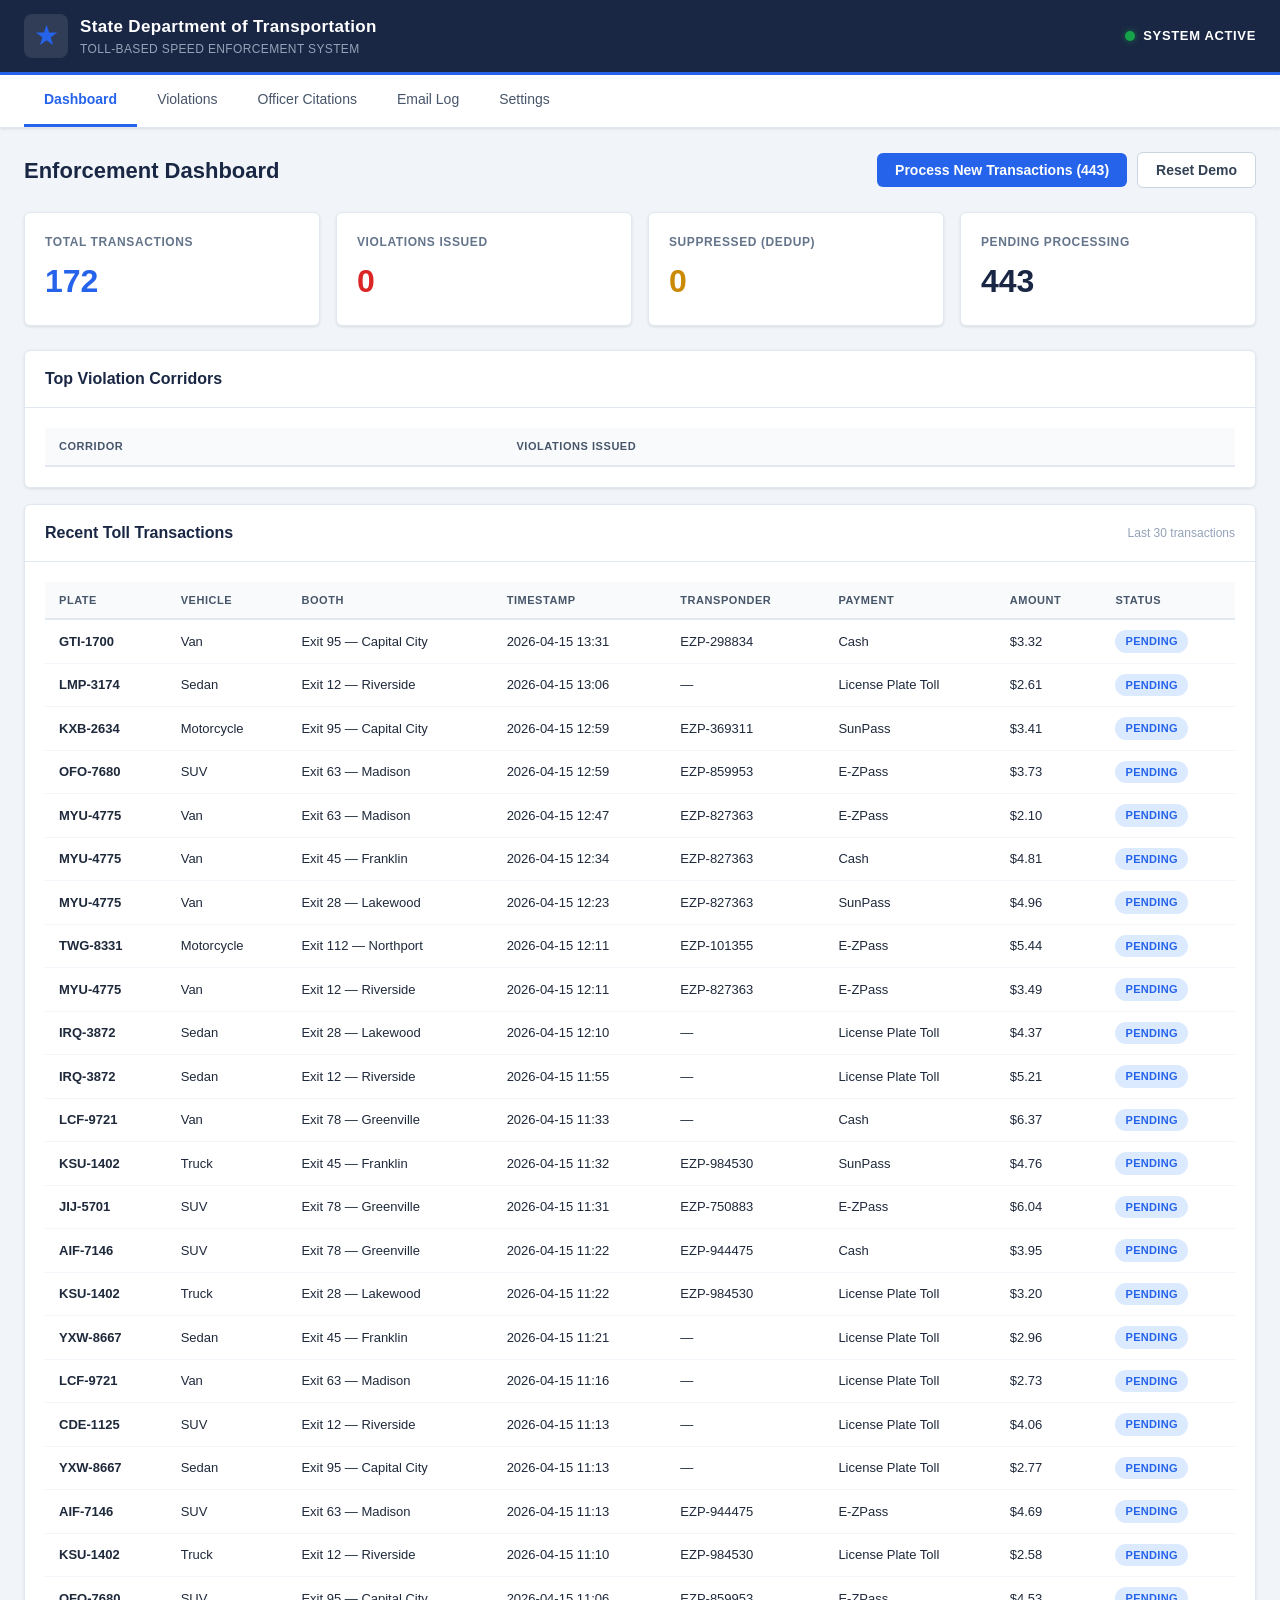
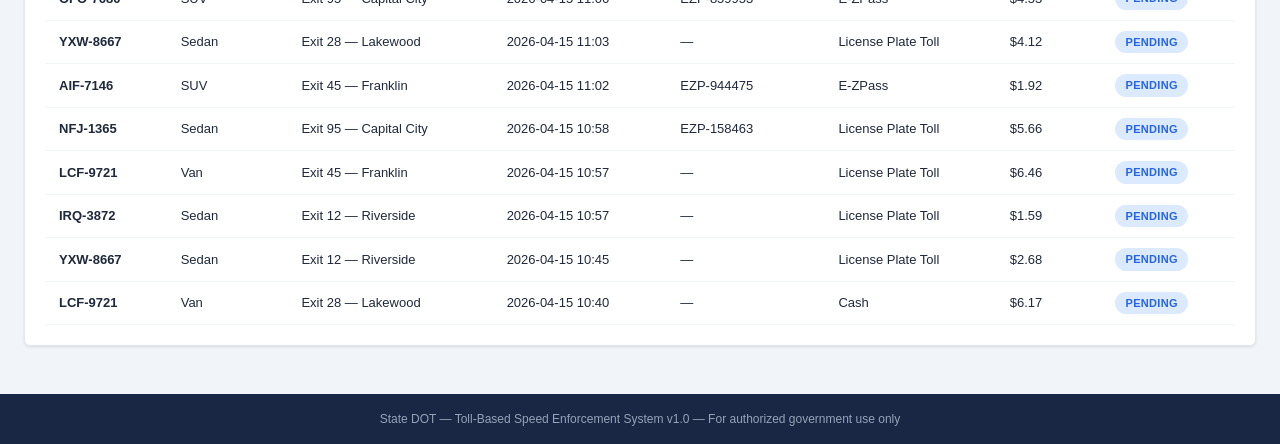
<file: docs/index.html>
<!DOCTYPE html>
<html lang="en">
<head>
    <meta charset="UTF-8">
    <meta name="viewport" content="width=device-width, initial-scale=1.0">
    <title>Dashboard — State DOT Speed Enforcement</title>
    <link rel="stylesheet" href="style.css?v=20260415">
</head>
<body>
    <header class="top-bar">
        <div class="top-bar-inner">
            <div class="logo">
                <div class="logo-shield">&#9733;</div>
                <div>
                    <div class="logo-title">State Department of Transportation</div>
                    <div class="logo-subtitle">Toll-Based Speed Enforcement System</div>
                </div>
            </div>
            <div class="system-status">
                <span class="status-dot active"></span>
                <span>System Active</span>
            </div>
        </div>
    </header>

    <nav class="main-nav">
        <div class="nav-inner">
            <a href="index.html" class="nav-link active">Dashboard</a>
            <a href="violations.html" class="nav-link">Violations</a>
            <a href="officer-citations.html" class="nav-link">Officer Citations</a>
            <a href="emails.html" class="nav-link">Email Log</a>
            <a href="settings.html" class="nav-link">Settings</a>
        </div>
    </nav>

    <main class="content">
        <div class="page-header">
            <h1 class="page-title">Enforcement Dashboard</h1>
            <div style="display:flex; gap:10px; align-items:center;">
                <button class="btn btn-primary" id="process-btn" onclick="simulateProcess()">
                    Process New Transactions (0)
                </button>
                <button class="btn btn-secondary" onclick="resetDemo()" title="Generate fresh random transactions for demo">
                    Reset Demo
                </button>
            </div>
        </div>

        <div class="card-grid">
            <div class="card">
                <div class="card-label">Total Transactions</div>
                <div class="card-value blue" id="stat-transactions">—</div>
            </div>
            <div class="card">
                <div class="card-label">Violations Issued</div>
                <div class="card-value red" id="stat-violations">—</div>
            </div>
            <div class="card">
                <div class="card-label">Suppressed (Dedup)</div>
                <div class="card-value yellow" id="stat-suppressed">—</div>
            </div>
            <div class="card">
                <div class="card-label">Pending Processing</div>
                <div class="card-value" id="stat-unprocessed">—</div>
            </div>
        </div>

        <div class="panel mb-4">
            <div class="panel-header">
                <span class="panel-title">Top Violation Corridors</span>
            </div>
            <div class="panel-body">
                <div class="table-wrap">
                    <table>
                        <thead>
                            <tr><th>Corridor</th><th>Violations Issued</th></tr>
                        </thead>
                        <tbody id="corridor-body"></tbody>
                    </table>
                </div>
            </div>
        </div>

        <div class="panel">
            <div class="panel-header">
                <span class="panel-title">Recent Toll Transactions</span>
                <span class="text-muted text-sm">Last 30 transactions</span>
            </div>
            <div class="panel-body">
                <div class="table-wrap">
                    <table>
                        <thead>
                            <tr>
                                <th>Plate</th><th>Vehicle</th><th>Booth</th><th>Timestamp</th>
                                <th>Transponder</th><th>Payment</th><th>Amount</th><th>Status</th>
                            </tr>
                        </thead>
                        <tbody id="txn-body"></tbody>
                    </table>
                </div>
            </div>
        </div>
    </main>

    <footer class="footer">
        <div class="footer-inner">
            State DOT — Toll-Based Speed Enforcement System v1.0 &mdash; For authorized government use only
        </div>
    </footer>

    <div id="modal-overlay" class="modal-overlay hidden">
        <div class="modal" id="modal">
            <div class="modal-header">
                <h3 id="modal-title"></h3>
                <button class="modal-close" onclick="closeModal()">&times;</button>
            </div>
            <div class="modal-body" id="modal-body"></div>
        </div>
    </div>
    <div id="toast" class="toast hidden"></div>

    <script src="app.js?v=20260415"></script>
    <script>loadData().then(renderDashboard);</script>
</body>
</html>
</file>
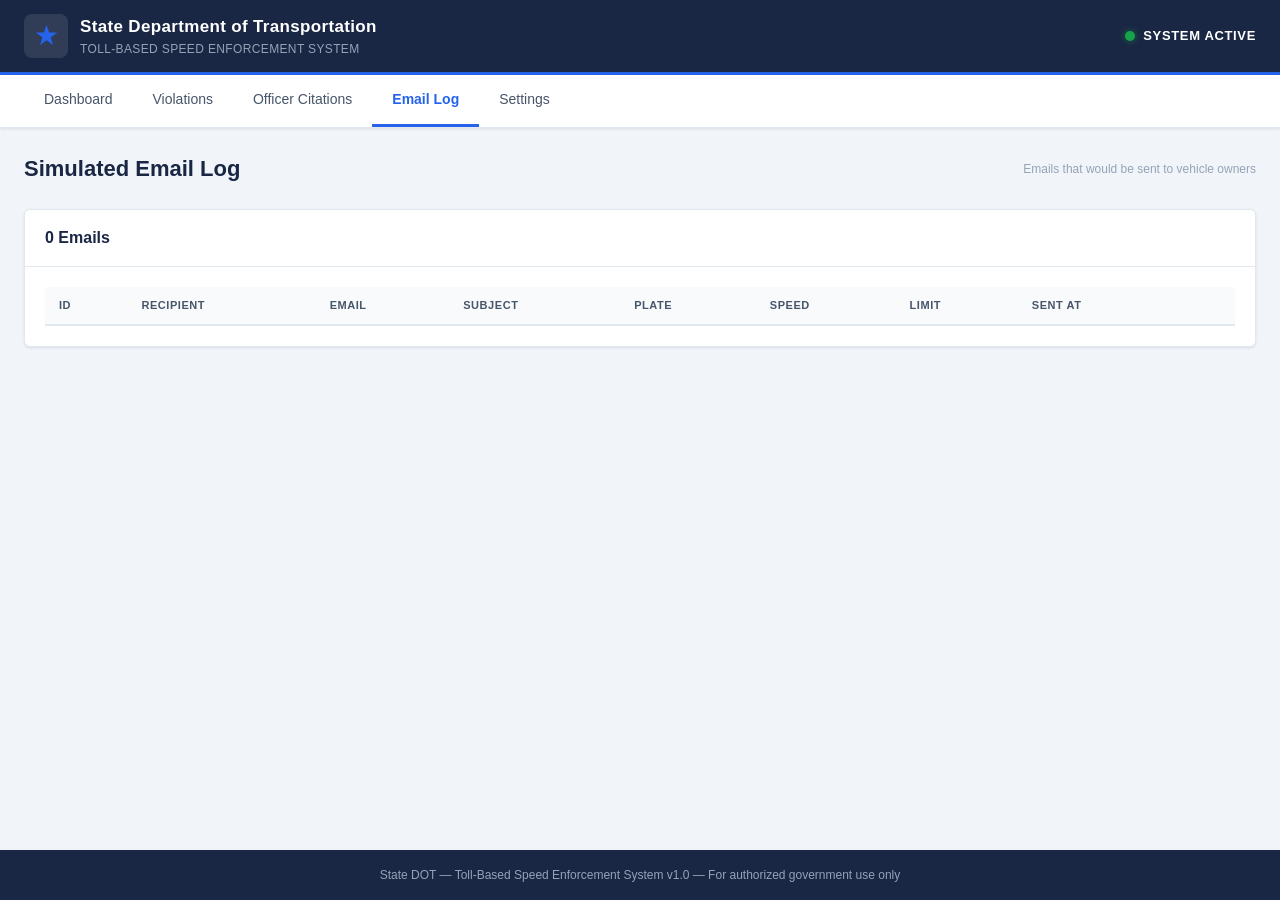
<file: docs/emails.html>
<!DOCTYPE html>
<html lang="en">
<head>
    <meta charset="UTF-8">
    <meta name="viewport" content="width=device-width, initial-scale=1.0">
    <title>Email Log — State DOT Speed Enforcement</title>
    <link rel="stylesheet" href="style.css?v=20260415">
</head>
<body>
    <header class="top-bar">
        <div class="top-bar-inner">
            <div class="logo">
                <div class="logo-shield">&#9733;</div>
                <div>
                    <div class="logo-title">State Department of Transportation</div>
                    <div class="logo-subtitle">Toll-Based Speed Enforcement System</div>
                </div>
            </div>
            <div class="system-status">
                <span class="status-dot active"></span>
                <span>System Active</span>
            </div>
        </div>
    </header>

    <nav class="main-nav">
        <div class="nav-inner">
            <a href="index.html" class="nav-link">Dashboard</a>
            <a href="violations.html" class="nav-link">Violations</a>
            <a href="officer-citations.html" class="nav-link">Officer Citations</a>
            <a href="emails.html" class="nav-link active">Email Log</a>
            <a href="settings.html" class="nav-link">Settings</a>
        </div>
    </nav>

    <main class="content">
        <div class="page-header">
            <h1 class="page-title">Simulated Email Log</h1>
            <span class="text-muted text-sm">Emails that would be sent to vehicle owners</span>
        </div>

        <div class="panel">
            <div class="panel-header">
                <span class="panel-title" id="email-count">— Emails</span>
            </div>
            <div class="panel-body">
                <div class="table-wrap">
                    <table>
                        <thead>
                            <tr>
                                <th>ID</th><th>Recipient</th><th>Email</th><th>Subject</th>
                                <th>Plate</th><th>Speed</th><th>Limit</th><th>Sent At</th><th></th>
                            </tr>
                        </thead>
                        <tbody id="email-body"></tbody>
                    </table>
                </div>
            </div>
        </div>
    </main>

    <footer class="footer">
        <div class="footer-inner">
            State DOT — Toll-Based Speed Enforcement System v1.0 &mdash; For authorized government use only
        </div>
    </footer>

    <div id="modal-overlay" class="modal-overlay hidden">
        <div class="modal" id="modal">
            <div class="modal-header">
                <h3 id="modal-title"></h3>
                <button class="modal-close" onclick="closeModal()">&times;</button>
            </div>
            <div class="modal-body" id="modal-body"></div>
        </div>
    </div>
    <div id="toast" class="toast hidden"></div>

    <script src="app.js?v=20260415"></script>
    <script>loadData().then(renderEmails);</script>
</body>
</html>
</file>
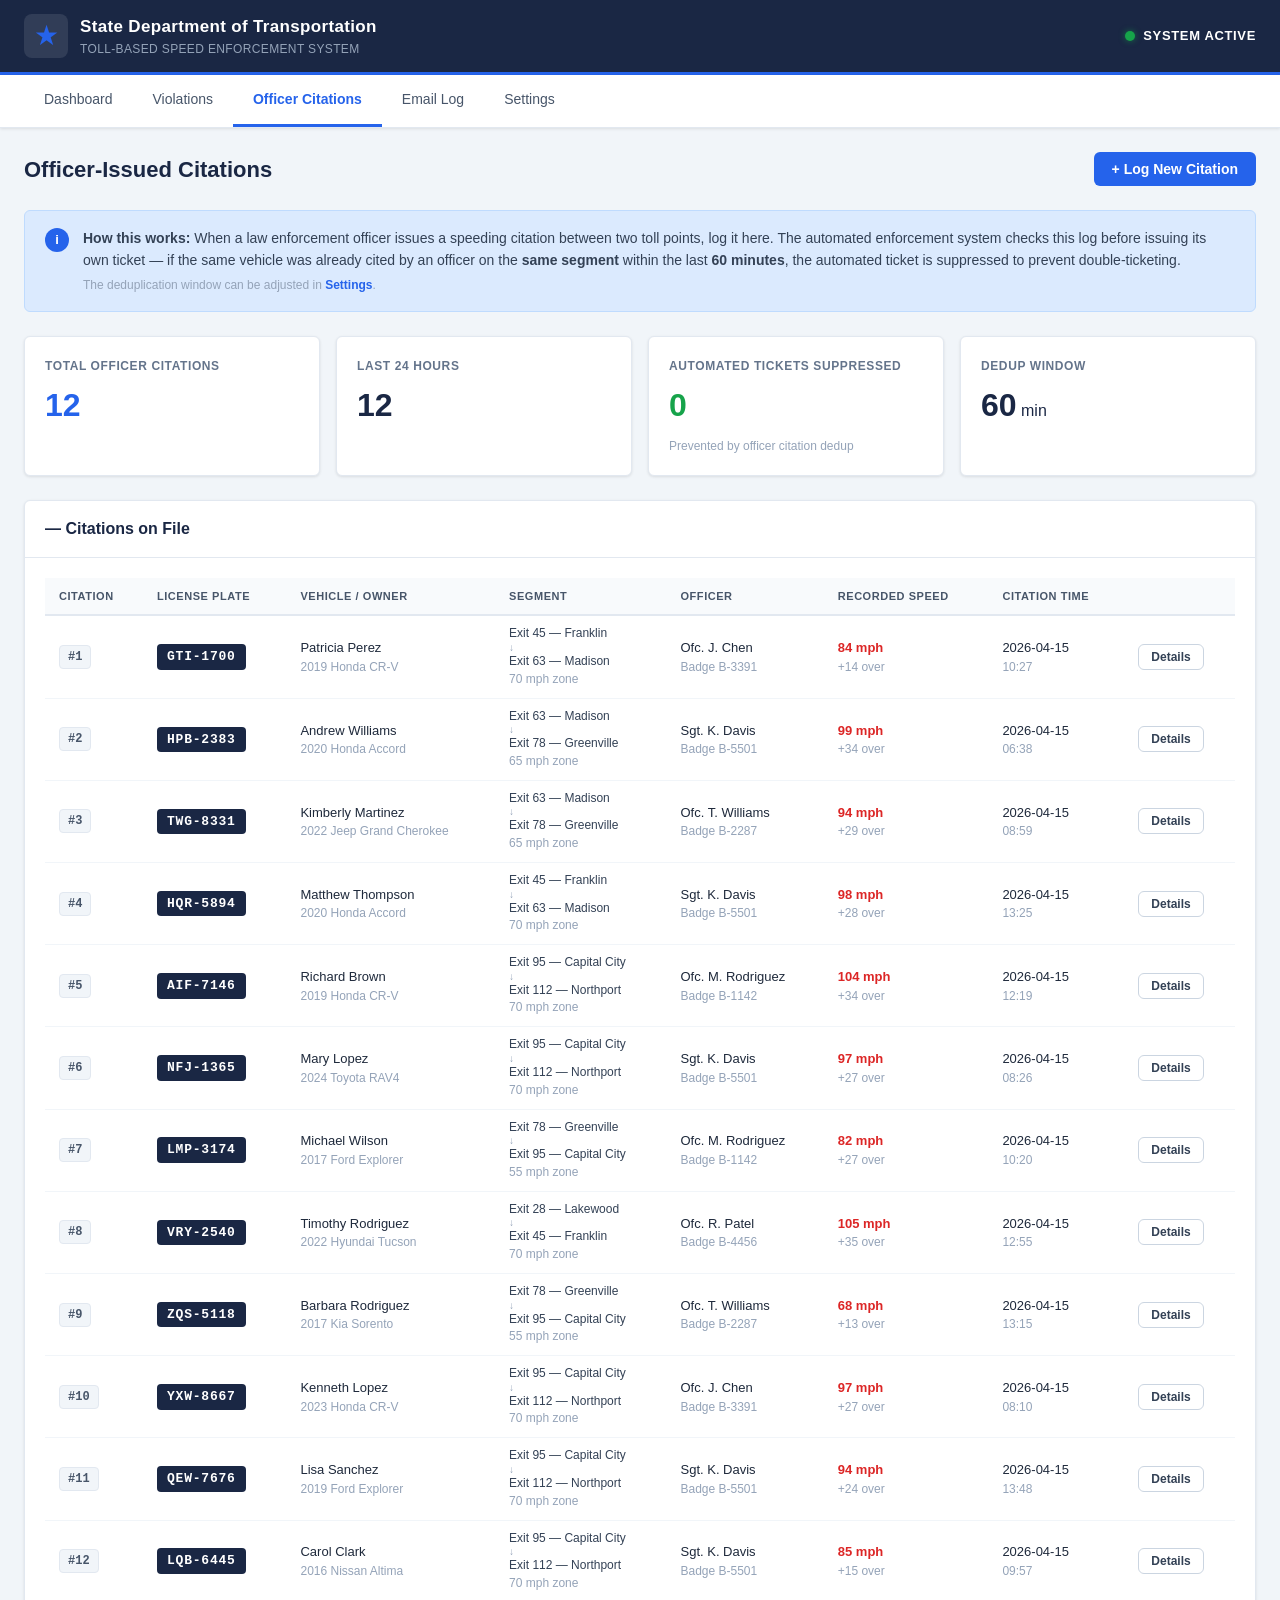
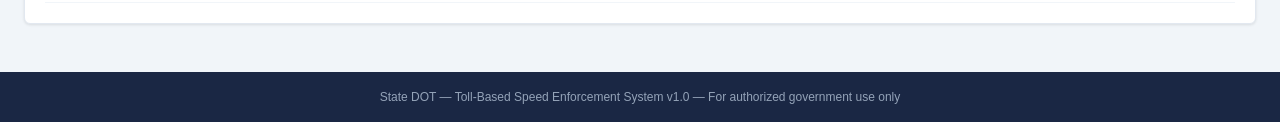
<file: docs/officer-citations.html>
<!DOCTYPE html>
<html lang="en">
<head>
    <meta charset="UTF-8">
    <meta name="viewport" content="width=device-width, initial-scale=1.0">
    <title>Officer Citations — State DOT Speed Enforcement</title>
    <link rel="stylesheet" href="style.css?v=20260415">
</head>
<body>
    <header class="top-bar">
        <div class="top-bar-inner">
            <div class="logo">
                <div class="logo-shield">&#9733;</div>
                <div>
                    <div class="logo-title">State Department of Transportation</div>
                    <div class="logo-subtitle">Toll-Based Speed Enforcement System</div>
                </div>
            </div>
            <div class="system-status">
                <span class="status-dot active"></span>
                <span>System Active</span>
            </div>
        </div>
    </header>

    <nav class="main-nav">
        <div class="nav-inner">
            <a href="index.html" class="nav-link">Dashboard</a>
            <a href="violations.html" class="nav-link">Violations</a>
            <a href="officer-citations.html" class="nav-link active">Officer Citations</a>
            <a href="emails.html" class="nav-link">Email Log</a>
            <a href="settings.html" class="nav-link">Settings</a>
        </div>
    </nav>

    <main class="content">
        <div class="page-header">
            <h1 class="page-title">Officer-Issued Citations</h1>
            <button class="btn btn-primary" onclick="openAddCitationDemo()">+ Log New Citation</button>
        </div>

        <div class="info-banner">
            <div class="info-banner-icon">i</div>
            <div>
                <strong>How this works:</strong> When a law enforcement officer issues a speeding citation between two toll points,
                log it here. The automated enforcement system checks this log before issuing its own ticket &mdash;
                if the same vehicle was already cited by an officer on the <strong>same segment</strong> within the
                last <strong>60 minutes</strong>, the automated ticket is suppressed to prevent double-ticketing.
                <span class="text-sm text-muted" style="display:block; margin-top:4px;">
                    The deduplication window can be adjusted in <a href="settings.html">Settings</a>.
                </span>
            </div>
        </div>

        <div class="card-grid">
            <div class="card">
                <div class="card-label">Total Officer Citations</div>
                <div class="card-value blue" id="oc-total">—</div>
            </div>
            <div class="card">
                <div class="card-label">Last 24 Hours</div>
                <div class="card-value" id="oc-recent">—</div>
            </div>
            <div class="card">
                <div class="card-label">Automated Tickets Suppressed</div>
                <div class="card-value green" id="oc-suppressed">—</div>
                <div class="text-sm text-muted mt-2">Prevented by officer citation dedup</div>
            </div>
            <div class="card">
                <div class="card-label">Dedup Window</div>
                <div class="card-value">60<span style="font-size:16px; font-weight:400;"> min</span></div>
            </div>
        </div>

        <div class="panel">
            <div class="panel-header">
                <span class="panel-title" id="oc-count">— Citations on File</span>
            </div>
            <div class="panel-body">
                <div class="table-wrap">
                    <table>
                        <thead>
                            <tr>
                                <th>Citation</th><th>License Plate</th><th>Vehicle / Owner</th>
                                <th>Segment</th><th>Officer</th><th>Recorded Speed</th>
                                <th>Citation Time</th><th></th>
                            </tr>
                        </thead>
                        <tbody id="oc-body"></tbody>
                    </table>
                </div>
            </div>
        </div>
    </main>

    <footer class="footer">
        <div class="footer-inner">
            State DOT — Toll-Based Speed Enforcement System v1.0 &mdash; For authorized government use only
        </div>
    </footer>

    <div id="modal-overlay" class="modal-overlay hidden">
        <div class="modal" id="modal">
            <div class="modal-header">
                <h3 id="modal-title"></h3>
                <button class="modal-close" onclick="closeModal()">&times;</button>
            </div>
            <div class="modal-body" id="modal-body"></div>
        </div>
    </div>
    <div id="toast" class="toast hidden"></div>

    <script src="app.js?v=20260415"></script>
    <script>loadData().then(renderOfficerCitations);</script>
</body>
</html>
</file>
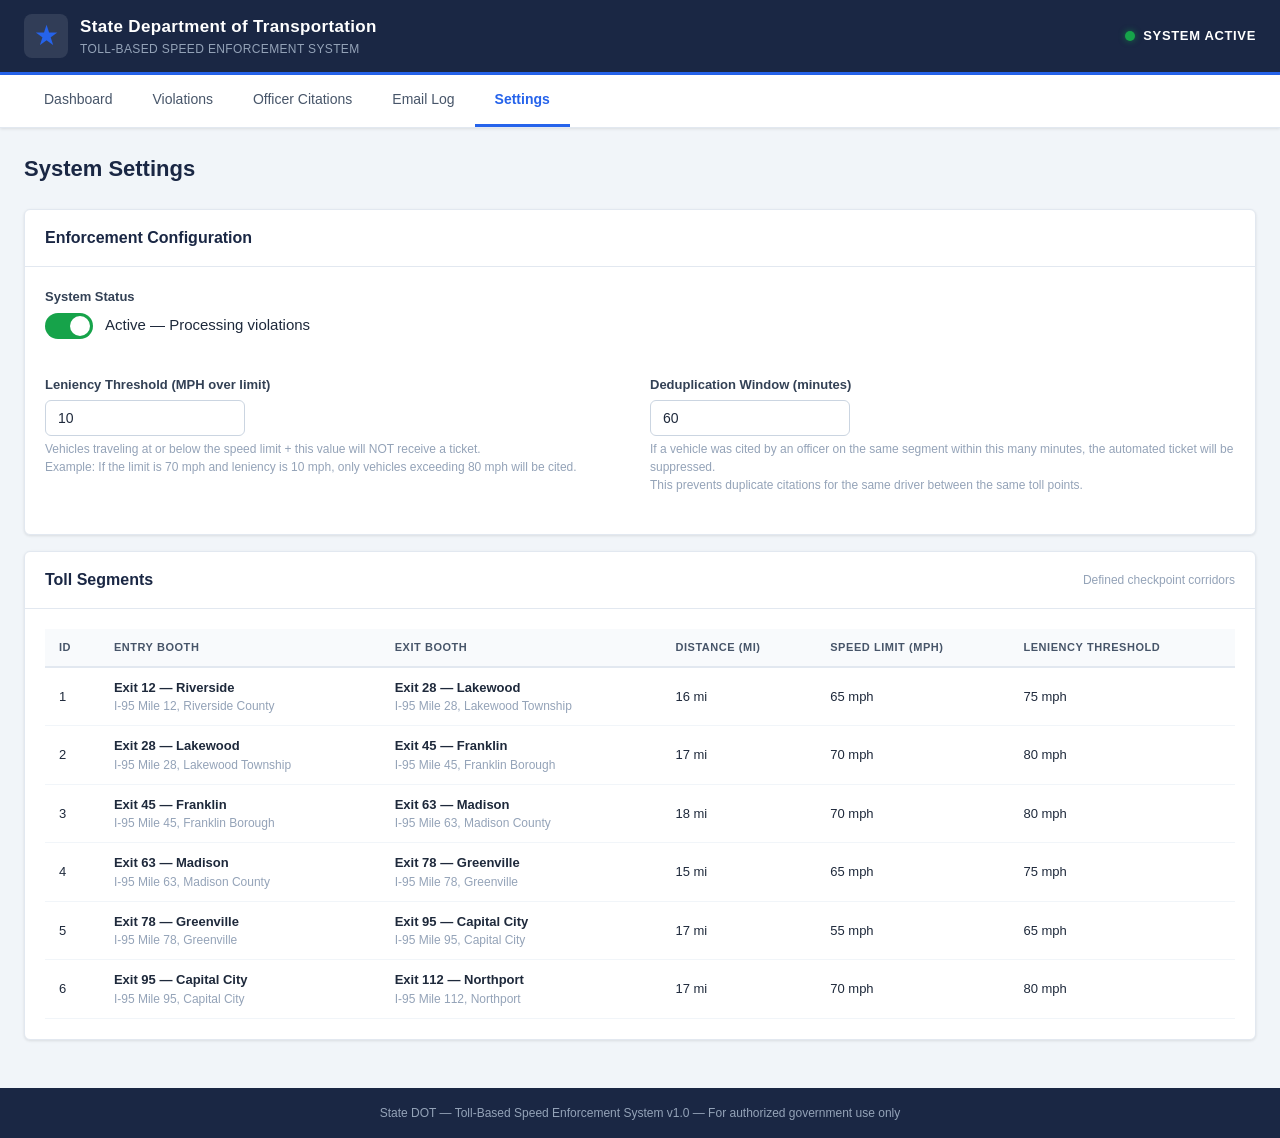
<file: docs/settings.html>
<!DOCTYPE html>
<html lang="en">
<head>
    <meta charset="UTF-8">
    <meta name="viewport" content="width=device-width, initial-scale=1.0">
    <title>Settings — State DOT Speed Enforcement</title>
    <link rel="stylesheet" href="style.css?v=20260415">
</head>
<body>
    <header class="top-bar">
        <div class="top-bar-inner">
            <div class="logo">
                <div class="logo-shield">&#9733;</div>
                <div>
                    <div class="logo-title">State Department of Transportation</div>
                    <div class="logo-subtitle">Toll-Based Speed Enforcement System</div>
                </div>
            </div>
            <div class="system-status">
                <span class="status-dot active"></span>
                <span>System Active</span>
            </div>
        </div>
    </header>

    <nav class="main-nav">
        <div class="nav-inner">
            <a href="index.html" class="nav-link">Dashboard</a>
            <a href="violations.html" class="nav-link">Violations</a>
            <a href="officer-citations.html" class="nav-link">Officer Citations</a>
            <a href="emails.html" class="nav-link">Email Log</a>
            <a href="settings.html" class="nav-link active">Settings</a>
        </div>
    </nav>

    <main class="content">
        <div class="page-header">
            <h1 class="page-title">System Settings</h1>
        </div>

        <div class="panel mb-4">
            <div class="panel-header">
                <span class="panel-title">Enforcement Configuration</span>
            </div>
            <div class="panel-body">
                <div class="form-row">
                    <div class="form-group">
                        <label class="form-label">System Status</label>
                        <div class="toggle-wrap">
                            <label class="toggle">
                                <input type="checkbox" id="system-enabled" checked onchange="saveSettingsDemo()">
                                <span class="toggle-slider"></span>
                            </label>
                            <span id="system-status-text">Active — Processing violations</span>
                        </div>
                    </div>
                </div>

                <div class="form-row mt-4">
                    <div class="form-group">
                        <label class="form-label" for="leniency">Leniency Threshold (MPH over limit)</label>
                        <input type="number" id="leniency" class="form-input form-input-sm" value="10" min="0" max="50" onchange="saveSettingsDemo()">
                        <div class="form-hint">
                            Vehicles traveling at or below the speed limit + this value will NOT receive a ticket.
                            <br>Example: If the limit is 70 mph and leniency is 10 mph, only vehicles exceeding 80 mph will be cited.
                        </div>
                    </div>
                    <div class="form-group">
                        <label class="form-label" for="dedup-window">Deduplication Window (minutes)</label>
                        <input type="number" id="dedup-window" class="form-input form-input-sm" value="60" min="0" max="1440" onchange="saveSettingsDemo()">
                        <div class="form-hint">
                            If a vehicle was cited by an officer on the same segment within this many minutes, the automated ticket will be suppressed.
                            <br>This prevents duplicate citations for the same driver between the same toll points.
                        </div>
                    </div>
                </div>
            </div>
        </div>

        <div class="panel">
            <div class="panel-header">
                <span class="panel-title">Toll Segments</span>
                <span class="text-muted text-sm">Defined checkpoint corridors</span>
            </div>
            <div class="panel-body">
                <div class="table-wrap">
                    <table>
                        <thead>
                            <tr>
                                <th>ID</th><th>Entry Booth</th><th>Exit Booth</th>
                                <th>Distance (mi)</th><th>Speed Limit (mph)</th><th>Leniency Threshold</th>
                            </tr>
                        </thead>
                        <tbody id="segments-body"></tbody>
                    </table>
                </div>
            </div>
        </div>
    </main>

    <footer class="footer">
        <div class="footer-inner">
            State DOT — Toll-Based Speed Enforcement System v1.0 &mdash; For authorized government use only
        </div>
    </footer>

    <div id="modal-overlay" class="modal-overlay hidden">
        <div class="modal" id="modal">
            <div class="modal-header">
                <h3 id="modal-title"></h3>
                <button class="modal-close" onclick="closeModal()">&times;</button>
            </div>
            <div class="modal-body" id="modal-body"></div>
        </div>
    </div>
    <div id="toast" class="toast hidden"></div>

    <script src="app.js?v=20260415"></script>
    <script>
        loadData().then(function() {
            const tbody = document.getElementById('segments-body');
            const leniency = parseInt(document.getElementById('leniency').value || 10);
            tbody.innerHTML = DATA.segments.map(s =>
                `<tr>
                    <td>${s.id}</td>
                    <td>
                        <strong>${s.booth_a_name}</strong>
                        <div class="text-sm text-muted">${s.booth_a_location}</div>
                    </td>
                    <td>
                        <strong>${s.booth_b_name}</strong>
                        <div class="text-sm text-muted">${s.booth_b_location}</div>
                    </td>
                    <td>${s.distance_miles} mi</td>
                    <td>${s.speed_limit_mph} mph</td>
                    <td class="leniency-threshold">${s.speed_limit_mph + leniency} mph</td>
                </tr>`
            ).join('');
        });
    </script>
</body>
</html>
</file>
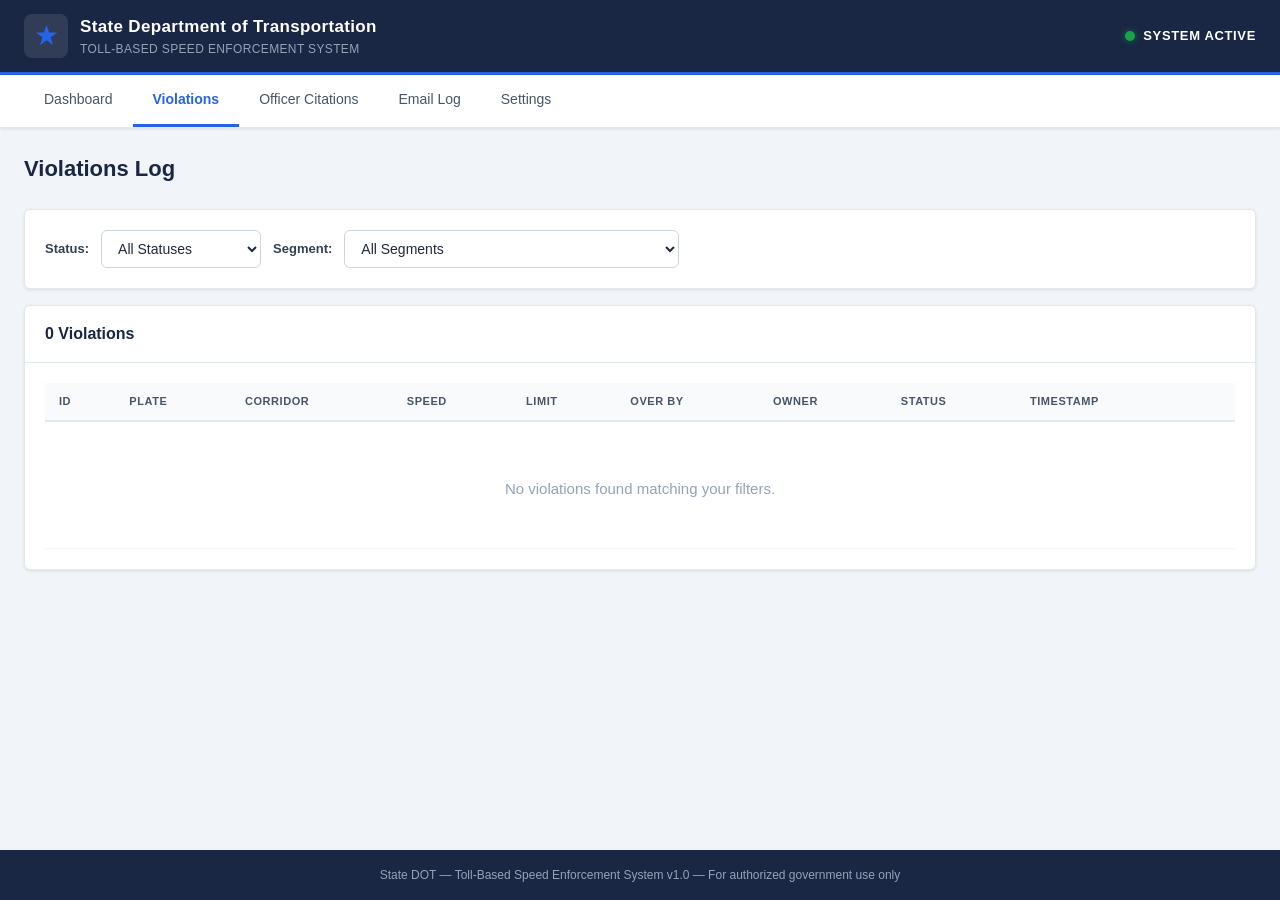
<file: docs/violations.html>
<!DOCTYPE html>
<html lang="en">
<head>
    <meta charset="UTF-8">
    <meta name="viewport" content="width=device-width, initial-scale=1.0">
    <title>Violations — State DOT Speed Enforcement</title>
    <link rel="stylesheet" href="style.css?v=20260415">
</head>
<body>
    <header class="top-bar">
        <div class="top-bar-inner">
            <div class="logo">
                <div class="logo-shield">&#9733;</div>
                <div>
                    <div class="logo-title">State Department of Transportation</div>
                    <div class="logo-subtitle">Toll-Based Speed Enforcement System</div>
                </div>
            </div>
            <div class="system-status">
                <span class="status-dot active"></span>
                <span>System Active</span>
            </div>
        </div>
    </header>

    <nav class="main-nav">
        <div class="nav-inner">
            <a href="index.html" class="nav-link">Dashboard</a>
            <a href="violations.html" class="nav-link active">Violations</a>
            <a href="officer-citations.html" class="nav-link">Officer Citations</a>
            <a href="emails.html" class="nav-link">Email Log</a>
            <a href="settings.html" class="nav-link">Settings</a>
        </div>
    </nav>

    <main class="content">
        <div class="page-header">
            <h1 class="page-title">Violations Log</h1>
        </div>

        <div class="panel mb-4">
            <div class="panel-body">
                <div class="filters">
                    <label class="form-label" style="margin-bottom:0">Status:</label>
                    <select id="status-filter" class="form-select">
                        <option value="all">All Statuses</option>
                        <option value="issued">Issued</option>
                        <option value="suppressed">Suppressed</option>
                    </select>
                    <label class="form-label" style="margin-bottom:0">Segment:</label>
                    <select id="segment-filter" class="form-select">
                        <option value="all">All Segments</option>
                    </select>
                </div>
            </div>
        </div>

        <div class="panel">
            <div class="panel-header">
                <span class="panel-title" id="violation-count">— Violations</span>
            </div>
            <div class="panel-body">
                <div class="table-wrap">
                    <table>
                        <thead>
                            <tr>
                                <th>ID</th><th>Plate</th><th>Corridor</th><th>Speed</th>
                                <th>Limit</th><th>Over By</th><th>Owner</th><th>Status</th>
                                <th>Timestamp</th><th></th>
                            </tr>
                        </thead>
                        <tbody id="violation-body"></tbody>
                    </table>
                </div>
            </div>
        </div>
    </main>

    <footer class="footer">
        <div class="footer-inner">
            State DOT — Toll-Based Speed Enforcement System v1.0 &mdash; For authorized government use only
        </div>
    </footer>

    <div id="modal-overlay" class="modal-overlay hidden">
        <div class="modal" id="modal">
            <div class="modal-header">
                <h3 id="modal-title"></h3>
                <button class="modal-close" onclick="closeModal()">&times;</button>
            </div>
            <div class="modal-body" id="modal-body"></div>
        </div>
    </div>
    <div id="toast" class="toast hidden"></div>

    <script src="app.js?v=20260415"></script>
    <script>loadData().then(initViolationFilters);</script>
</body>
</html>
</file>
<file: docs/style.css>
/* ── Reset & Base ─────────────────────────────────────────────────── */
*, *::before, *::after { box-sizing: border-box; margin: 0; padding: 0; }

:root {
    --navy: #1a2744;
    --navy-light: #2c3e5a;
    --blue: #2563eb;
    --blue-light: #dbeafe;
    --gray-50: #f8fafc;
    --gray-100: #f1f5f9;
    --gray-200: #e2e8f0;
    --gray-300: #cbd5e1;
    --gray-400: #94a3b8;
    --gray-500: #64748b;
    --gray-600: #475569;
    --gray-700: #334155;
    --gray-800: #1e293b;
    --green: #16a34a;
    --green-light: #dcfce7;
    --red: #dc2626;
    --red-light: #fee2e2;
    --yellow: #ca8a04;
    --yellow-light: #fef9c3;
    --orange: #ea580c;
    --radius: 6px;
    --shadow: 0 1px 3px rgba(0,0,0,0.1);
    --shadow-md: 0 4px 6px rgba(0,0,0,0.1);
}

body {
    font-family: -apple-system, BlinkMacSystemFont, "Segoe UI", Roboto, "Helvetica Neue", Arial, sans-serif;
    background: var(--gray-100);
    color: var(--gray-800);
    font-size: 15px;
    line-height: 1.5;
    min-height: 100vh;
    display: flex;
    flex-direction: column;
}

/* ── Top Bar ─────────────────────────────────────────────────────── */
.top-bar {
    background: var(--navy);
    color: white;
    padding: 14px 0;
    border-bottom: 3px solid var(--blue);
}
.top-bar-inner {
    max-width: 1280px;
    margin: 0 auto;
    padding: 0 24px;
    display: flex;
    justify-content: space-between;
    align-items: center;
}
.logo {
    display: flex;
    align-items: center;
    gap: 12px;
}
.logo-shield {
    font-size: 28px;
    color: var(--blue);
    background: rgba(255,255,255,0.1);
    width: 44px;
    height: 44px;
    display: flex;
    align-items: center;
    justify-content: center;
    border-radius: 8px;
}
.logo-title {
    font-size: 17px;
    font-weight: 700;
    letter-spacing: 0.02em;
}
.logo-subtitle {
    font-size: 12px;
    color: var(--gray-400);
    letter-spacing: 0.03em;
    text-transform: uppercase;
}
.system-status {
    display: flex;
    align-items: center;
    gap: 8px;
    font-size: 13px;
    font-weight: 600;
    text-transform: uppercase;
    letter-spacing: 0.05em;
}
.status-dot {
    width: 10px;
    height: 10px;
    border-radius: 50%;
    background: var(--red);
}
.status-dot.active {
    background: var(--green);
    box-shadow: 0 0 6px rgba(22, 163, 74, 0.6);
}

/* ── Navigation ──────────────────────────────────────────────────── */
.main-nav {
    background: white;
    border-bottom: 1px solid var(--gray-200);
    box-shadow: var(--shadow);
}
.nav-inner {
    max-width: 1280px;
    margin: 0 auto;
    padding: 0 24px;
    display: flex;
    gap: 0;
}
.nav-link {
    display: block;
    padding: 14px 20px;
    text-decoration: none;
    color: var(--gray-600);
    font-weight: 500;
    font-size: 14px;
    border-bottom: 3px solid transparent;
    transition: all 0.15s;
}
.nav-link:hover {
    color: var(--navy);
    background: var(--gray-50);
}
.nav-link.active {
    color: var(--blue);
    border-bottom-color: var(--blue);
    font-weight: 600;
}

/* ── Content ─────────────────────────────────────────────────────── */
.content {
    max-width: 1280px;
    margin: 0 auto;
    padding: 24px;
    width: 100%;
    flex: 1;
}

.page-header {
    display: flex;
    justify-content: space-between;
    align-items: center;
    margin-bottom: 24px;
}
.page-title {
    font-size: 22px;
    font-weight: 700;
    color: var(--navy);
}

/* ── Cards ────────────────────────────────────────────────────────── */
.card-grid {
    display: grid;
    grid-template-columns: repeat(auto-fit, minmax(220px, 1fr));
    gap: 16px;
    margin-bottom: 24px;
}
.card {
    background: white;
    border-radius: var(--radius);
    padding: 20px;
    box-shadow: var(--shadow);
    border: 1px solid var(--gray-200);
}
.card-label {
    font-size: 12px;
    text-transform: uppercase;
    letter-spacing: 0.05em;
    color: var(--gray-500);
    font-weight: 600;
    margin-bottom: 6px;
}
.card-value {
    font-size: 32px;
    font-weight: 700;
    color: var(--navy);
}
.card-value.green { color: var(--green); }
.card-value.red { color: var(--red); }
.card-value.yellow { color: var(--yellow); }
.card-value.blue { color: var(--blue); }

/* ── Panel ────────────────────────────────────────────────────────── */
.panel {
    background: white;
    border-radius: var(--radius);
    box-shadow: var(--shadow);
    border: 1px solid var(--gray-200);
    margin-bottom: 24px;
}
.panel-header {
    padding: 16px 20px;
    border-bottom: 1px solid var(--gray-200);
    display: flex;
    justify-content: space-between;
    align-items: center;
}
.panel-title {
    font-size: 16px;
    font-weight: 600;
    color: var(--navy);
}
.panel-body {
    padding: 20px;
}

/* ── Tables ───────────────────────────────────────────────────────── */
.table-wrap {
    overflow-x: auto;
}
table {
    width: 100%;
    border-collapse: collapse;
    font-size: 13px;
}
thead {
    background: var(--gray-50);
}
th {
    padding: 10px 14px;
    text-align: left;
    font-weight: 600;
    color: var(--gray-600);
    text-transform: uppercase;
    font-size: 11px;
    letter-spacing: 0.05em;
    border-bottom: 2px solid var(--gray-200);
    white-space: nowrap;
}
td {
    padding: 10px 14px;
    border-bottom: 1px solid var(--gray-100);
    vertical-align: middle;
}
tr:hover {
    background: var(--gray-50);
}

/* ── Badges ───────────────────────────────────────────────────────── */
.badge {
    display: inline-block;
    padding: 3px 10px;
    border-radius: 12px;
    font-size: 11px;
    font-weight: 600;
    text-transform: uppercase;
    letter-spacing: 0.03em;
}
.badge-issued { background: var(--red-light); color: var(--red); }
.badge-suppressed { background: var(--yellow-light); color: var(--yellow); }
.badge-pending { background: var(--blue-light); color: var(--blue); }

/* ── Buttons ─────────────────────────────────────────────────────── */
.btn {
    display: inline-flex;
    align-items: center;
    gap: 6px;
    padding: 9px 18px;
    border-radius: var(--radius);
    font-size: 14px;
    font-weight: 600;
    border: none;
    cursor: pointer;
    transition: all 0.15s;
    text-decoration: none;
}
.btn-primary {
    background: var(--blue);
    color: white;
}
.btn-primary:hover { background: #1d4ed8; }
.btn-primary:disabled { background: var(--gray-300); cursor: not-allowed; }
.btn-secondary {
    background: white;
    color: var(--gray-700);
    border: 1px solid var(--gray-300);
}
.btn-secondary:hover { background: var(--gray-50); }
.btn-danger {
    background: var(--red);
    color: white;
}
.btn-danger:hover { background: #b91c1c; }
.btn-sm {
    padding: 5px 12px;
    font-size: 12px;
}

/* ── Forms ────────────────────────────────────────────────────────── */
.form-group {
    margin-bottom: 20px;
}
.form-label {
    display: block;
    font-size: 13px;
    font-weight: 600;
    color: var(--gray-700);
    margin-bottom: 6px;
}
.form-hint {
    font-size: 12px;
    color: var(--gray-400);
    margin-top: 4px;
}
.form-input, .form-select {
    width: 100%;
    padding: 9px 12px;
    border: 1px solid var(--gray-300);
    border-radius: var(--radius);
    font-size: 14px;
    color: var(--gray-800);
    background: white;
    transition: border-color 0.15s;
}
.form-input:focus, .form-select:focus {
    outline: none;
    border-color: var(--blue);
    box-shadow: 0 0 0 3px rgba(37, 99, 235, 0.1);
}
.form-input-sm {
    max-width: 200px;
}

.form-row {
    display: grid;
    grid-template-columns: 1fr 1fr;
    gap: 20px;
}

/* Toggle switch */
.toggle-wrap {
    display: flex;
    align-items: center;
    gap: 12px;
}
.toggle {
    position: relative;
    width: 48px;
    height: 26px;
}
.toggle input {
    opacity: 0;
    width: 0;
    height: 0;
}
.toggle-slider {
    position: absolute;
    inset: 0;
    background: var(--gray-300);
    border-radius: 13px;
    cursor: pointer;
    transition: background 0.2s;
}
.toggle-slider::before {
    content: '';
    position: absolute;
    width: 20px;
    height: 20px;
    left: 3px;
    bottom: 3px;
    background: white;
    border-radius: 50%;
    transition: transform 0.2s;
}
.toggle input:checked + .toggle-slider {
    background: var(--green);
}
.toggle input:checked + .toggle-slider::before {
    transform: translateX(22px);
}

/* ── Filters ─────────────────────────────────────────────────────── */
.filters {
    display: flex;
    gap: 12px;
    align-items: center;
    flex-wrap: wrap;
}
.filters .form-select {
    width: auto;
    min-width: 160px;
}

/* ── Modal ────────────────────────────────────────────────────────── */
.modal-overlay {
    position: fixed;
    inset: 0;
    background: rgba(0,0,0,0.5);
    display: flex;
    align-items: center;
    justify-content: center;
    z-index: 1000;
}
.modal-overlay.hidden { display: none; }
.modal {
    background: white;
    border-radius: 8px;
    box-shadow: var(--shadow-md);
    max-width: 640px;
    width: 90%;
    max-height: 80vh;
    overflow-y: auto;
}
.modal-header {
    padding: 16px 20px;
    border-bottom: 1px solid var(--gray-200);
    display: flex;
    justify-content: space-between;
    align-items: center;
}
.modal-header h3 {
    font-size: 16px;
    font-weight: 600;
    color: var(--navy);
}
.modal-close {
    background: none;
    border: none;
    font-size: 22px;
    cursor: pointer;
    color: var(--gray-400);
    padding: 0 4px;
}
.modal-close:hover { color: var(--gray-700); }
.modal-body {
    padding: 20px;
}
.modal-body pre {
    background: var(--gray-50);
    border: 1px solid var(--gray-200);
    border-radius: var(--radius);
    padding: 16px;
    font-size: 13px;
    white-space: pre-wrap;
    word-wrap: break-word;
    line-height: 1.6;
}

/* ── Detail list ─────────────────────────────────────────────────── */
.detail-grid {
    display: grid;
    grid-template-columns: 160px 1fr;
    gap: 8px 16px;
    font-size: 14px;
}
.detail-label {
    font-weight: 600;
    color: var(--gray-500);
    text-transform: uppercase;
    font-size: 11px;
    letter-spacing: 0.05em;
    padding-top: 2px;
}
.detail-value {
    color: var(--gray-800);
}

/* ── Toast ────────────────────────────────────────────────────────── */
.toast {
    position: fixed;
    bottom: 24px;
    right: 24px;
    background: var(--navy);
    color: white;
    padding: 12px 20px;
    border-radius: var(--radius);
    font-size: 14px;
    font-weight: 500;
    box-shadow: var(--shadow-md);
    z-index: 2000;
    transition: opacity 0.3s, transform 0.3s;
}
.toast.hidden {
    opacity: 0;
    transform: translateY(10px);
    pointer-events: none;
}
.toast.success { background: var(--green); }
.toast.error { background: var(--red); }

/* ── Misc ─────────────────────────────────────────────────────────── */
.text-muted { color: var(--gray-400); }
.text-sm { font-size: 12px; }
.mt-2 { margin-top: 8px; }
.mt-4 { margin-top: 16px; }
.mb-4 { margin-bottom: 16px; }
.clickable { cursor: pointer; }
.speed-over { color: var(--red); font-weight: 700; }
.empty-state {
    text-align: center;
    padding: 48px 20px;
    color: var(--gray-400);
}
.empty-state p {
    font-size: 15px;
    margin-top: 8px;
}

/* ── Info Banner ──────────────────────────────────────────────────── */
.info-banner {
    display: flex;
    gap: 14px;
    align-items: flex-start;
    background: var(--blue-light);
    border: 1px solid #bfdbfe;
    border-radius: var(--radius);
    padding: 16px 20px;
    margin-bottom: 24px;
    font-size: 14px;
    line-height: 1.6;
    color: var(--gray-700);
}
.info-banner a {
    color: var(--blue);
    font-weight: 600;
    text-decoration: none;
}
.info-banner a:hover { text-decoration: underline; }
.info-banner-icon {
    flex-shrink: 0;
    width: 24px;
    height: 24px;
    border-radius: 50%;
    background: var(--blue);
    color: white;
    display: flex;
    align-items: center;
    justify-content: center;
    font-size: 13px;
    font-weight: 700;
    margin-top: 1px;
}

/* ── Officer Citations ───────────────────────────────────────────── */
.citation-id {
    display: inline-block;
    background: var(--gray-100);
    border: 1px solid var(--gray-200);
    border-radius: 4px;
    padding: 2px 8px;
    font-size: 12px;
    font-weight: 600;
    color: var(--gray-600);
    font-family: monospace;
}
.plate-tag {
    display: inline-block;
    background: var(--navy);
    color: white;
    border-radius: 4px;
    padding: 3px 10px;
    font-size: 13px;
    letter-spacing: 0.06em;
    font-family: monospace;
}
.segment-label {
    font-size: 12px;
    font-weight: 500;
    color: var(--gray-700);
    line-height: 1.3;
}
.segment-arrow {
    font-size: 10px;
    color: var(--gray-400);
    line-height: 1;
    padding: 1px 0;
}
.empty-icon {
    font-size: 48px;
    margin-bottom: 8px;
    opacity: 0.4;
}
.required {
    color: var(--red);
}
.form-divider {
    border-top: 1px solid var(--gray-200);
    margin: 4px 0 20px;
}
.form-actions {
    display: flex;
    justify-content: flex-end;
    gap: 10px;
    margin-top: 8px;
    padding-top: 16px;
    border-top: 1px solid var(--gray-200);
}
textarea.form-input {
    resize: vertical;
    min-height: 48px;
    font-family: inherit;
}

/* ── Footer ──────────────────────────────────────────────────────── */
.footer {
    background: var(--navy);
    color: var(--gray-400);
    padding: 16px 0;
    font-size: 12px;
    text-align: center;
    margin-top: auto;
}
.footer-inner {
    max-width: 1280px;
    margin: 0 auto;
    padding: 0 24px;
}

/* ── Responsive ──────────────────────────────────────────────────── */
@media (max-width: 768px) {
    .card-grid { grid-template-columns: repeat(2, 1fr); }
    .form-row { grid-template-columns: 1fr; }
    .top-bar-inner { flex-direction: column; gap: 8px; text-align: center; }
    .detail-grid { grid-template-columns: 1fr; }
}
</file>
